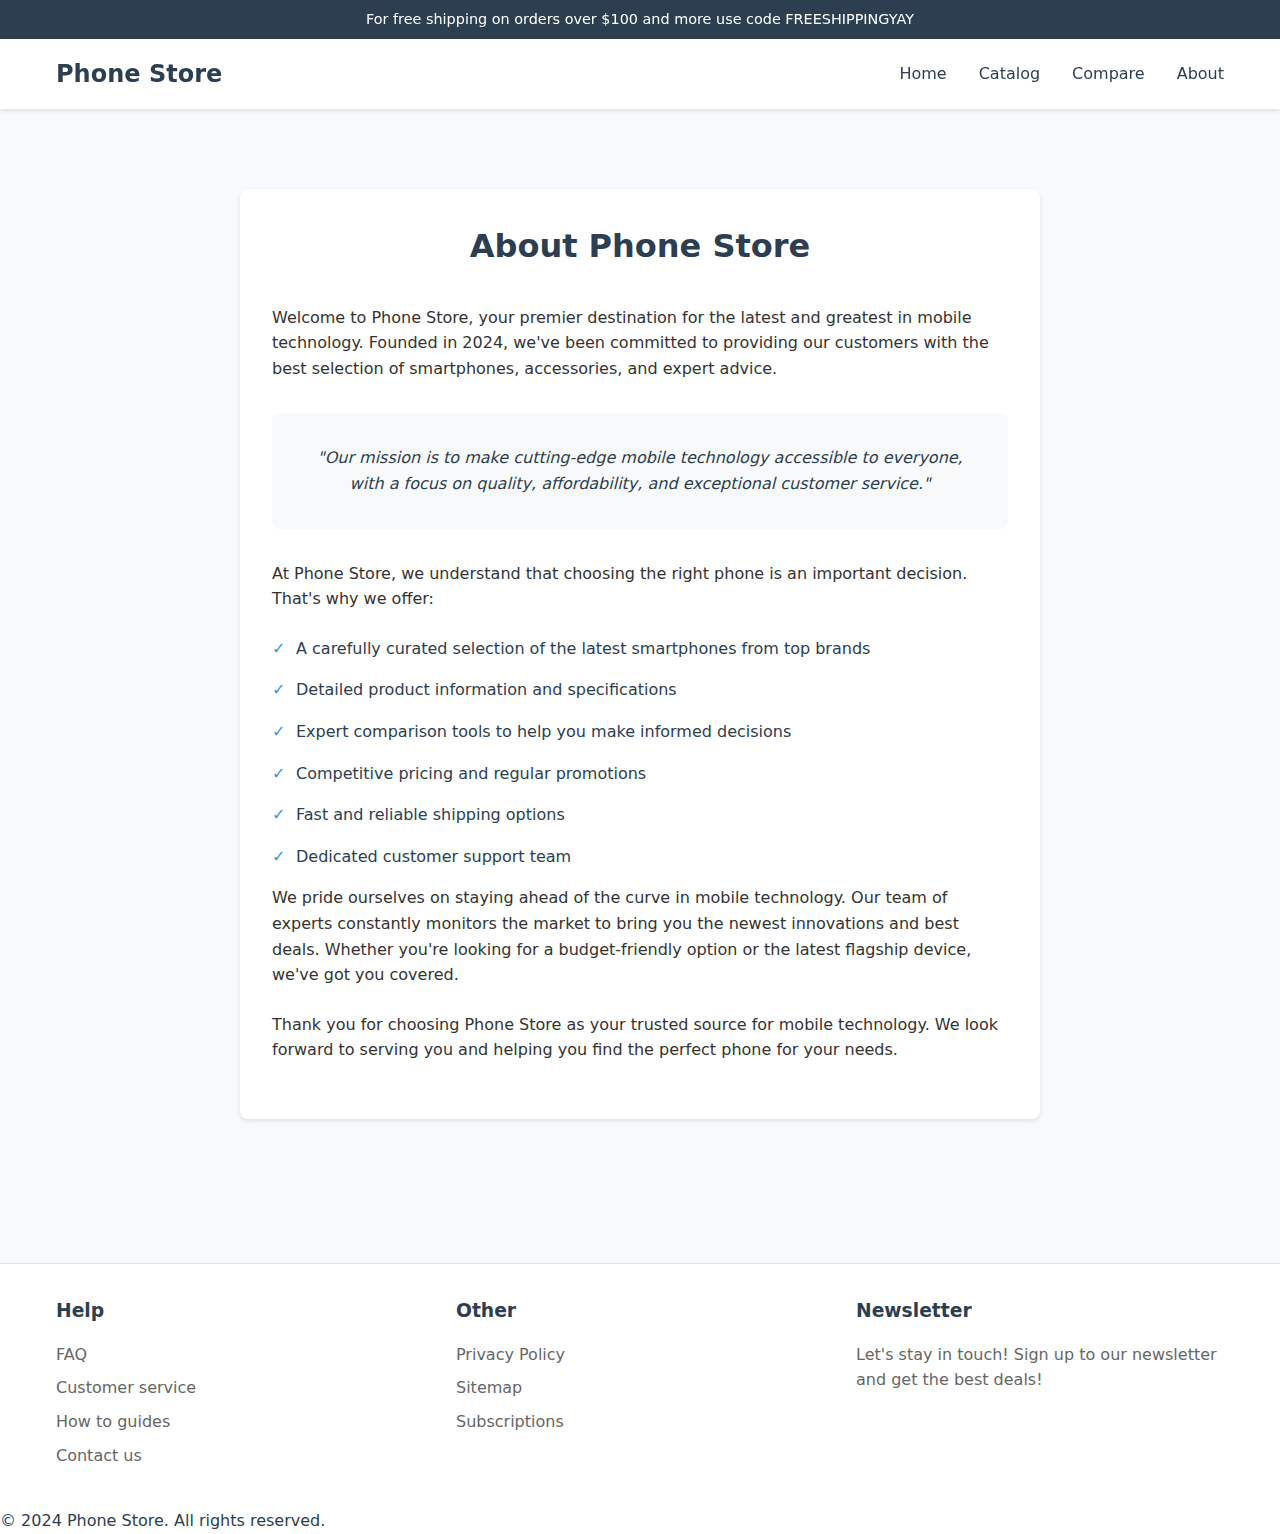
<file: src/main/resources/static/about.html>
<!DOCTYPE html>
<html lang="en">
<head>
    <meta charset="UTF-8">
    <meta name="viewport" content="width=device-width, initial-scale=1.0">
    <title>About Us - Phone Store</title>
    <link rel="stylesheet" href="css/styles.css">
    <style>
        .about-content {
            max-width: 800px;
            margin: 4rem auto;
            padding: 2rem;
            background: white;
            border-radius: 8px;
            box-shadow: 0 2px 4px rgba(0,0,0,0.1);
        }

        .about-content h1 {
            text-align: center;
            color: var(--primary-color);
            margin-bottom: 2rem;
        }

        .about-content p {
            line-height: 1.6;
            margin-bottom: 1.5rem;
            color: #333;
        }

        .mission-statement {
            font-style: italic;
            text-align: center;
            padding: 2rem;
            background: #f8f9fa;
            border-radius: 8px;
            margin: 2rem 0;
        }

        .values-list {
            list-style: none;
            padding: 0;
        }

        .values-list li {
            margin-bottom: 1rem;
            padding-left: 1.5rem;
            position: relative;
        }

        .values-list li:before {
            content: "✓";
            color: var(--accent-color);
            position: absolute;
            left: 0;
        }

        @media (max-width: 768px) {
            .about-content {
                margin: 2rem 1rem;
                padding: 1rem;
            }
        }
    </style>
</head>
<body>
    <header>
        <div class="top-banner">
            For free shipping on orders over $100 and more use code FREESHIPPINGYAY
        </div>
        <div class="nav-container">
            <div class="logo">
                <a href="index.html">Phone Store</a>
            </div>
            <nav>
                <ul>
                    <li><a href="index.html">Home</a></li>
                    <li><a href="catalog.html">Catalog</a></li>
                    <li><a href="compare.html">Compare</a></li>
                    <li><a href="about.html">About</a></li>
                </ul>
            </nav>
        </div>
    </header>

    <main class="container">
        <div class="about-content">
            <h1>About Phone Store</h1>
            
            <p>Welcome to Phone Store, your premier destination for the latest and greatest in mobile technology. Founded in 2024, we've been committed to providing our customers with the best selection of smartphones, accessories, and expert advice.</p>

            <div class="mission-statement">
                "Our mission is to make cutting-edge mobile technology accessible to everyone, with a focus on quality, affordability, and exceptional customer service."
            </div>

            <p>At Phone Store, we understand that choosing the right phone is an important decision. That's why we offer:</p>

            <ul class="values-list">
                <li>A carefully curated selection of the latest smartphones from top brands</li>
                <li>Detailed product information and specifications</li>
                <li>Expert comparison tools to help you make informed decisions</li>
                <li>Competitive pricing and regular promotions</li>
                <li>Fast and reliable shipping options</li>
                <li>Dedicated customer support team</li>
            </ul>

            <p>We pride ourselves on staying ahead of the curve in mobile technology. Our team of experts constantly monitors the market to bring you the newest innovations and best deals. Whether you're looking for a budget-friendly option or the latest flagship device, we've got you covered.</p>

            <p>Thank you for choosing Phone Store as your trusted source for mobile technology. We look forward to serving you and helping you find the perfect phone for your needs.</p>
        </div>
    </main>

    <footer>
        <div class="footer-content">
            <div class="footer-section">
                <h3>Help</h3>
                <ul>
                    <li><a href="#">FAQ</a></li>
                    <li><a href="#">Customer service</a></li>
                    <li><a href="#">How to guides</a></li>
                    <li><a href="#">Contact us</a></li>
                </ul>
            </div>
            <div class="footer-section">
                <h3>Other</h3>
                <ul>
                    <li><a href="#">Privacy Policy</a></li>
                    <li><a href="#">Sitemap</a></li>
                    <li><a href="#">Subscriptions</a></li>
                </ul>
            </div>
            <div class="footer-section">
                <h3>Newsletter</h3>
                <p>Let's stay in touch! Sign up to our newsletter and get the best deals!</p>
            </div>
        </div>
        <p>&copy; 2024 Phone Store. All rights reserved.</p>
    </footer>
</body>
</html>
</file>
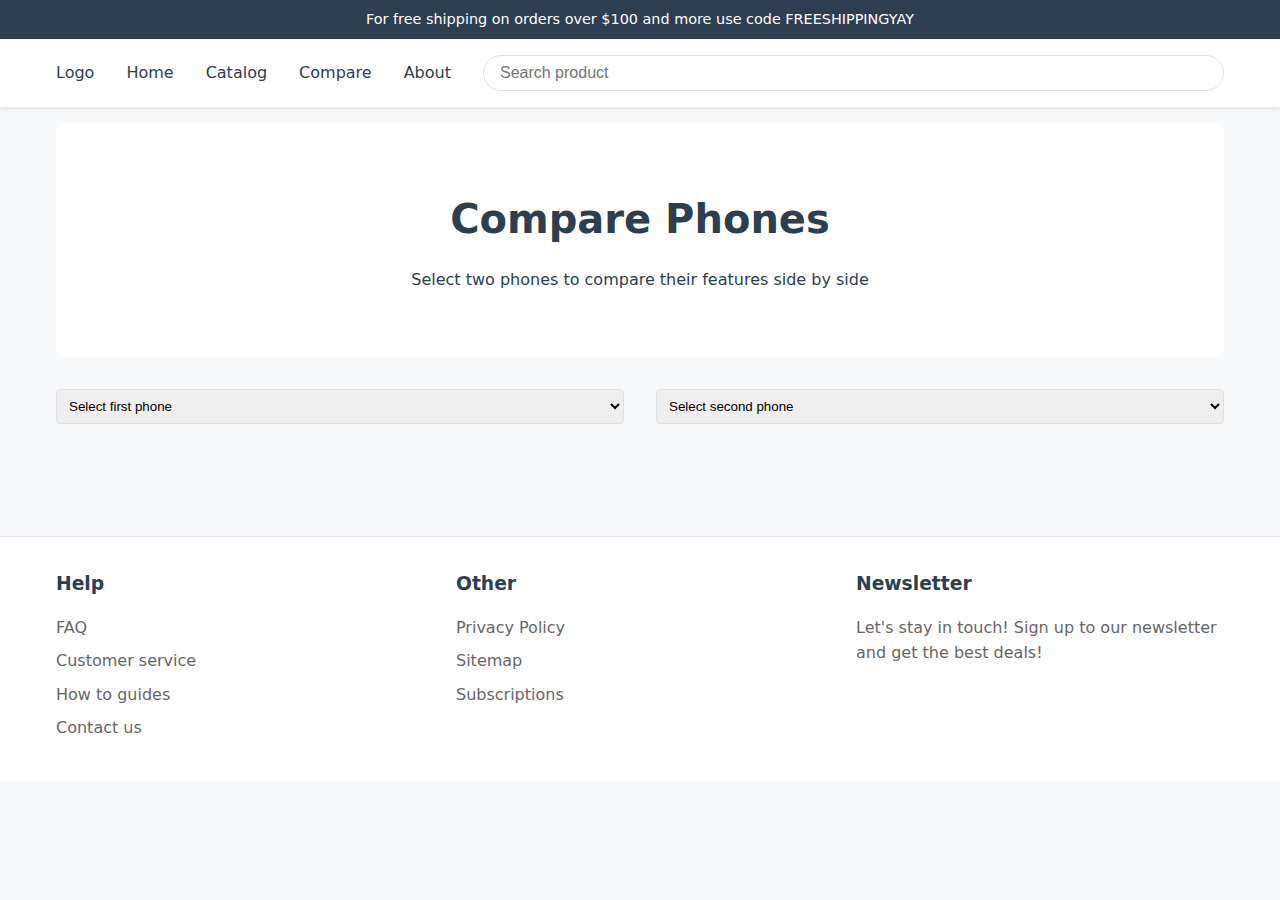
<file: src/main/resources/static/compare.html>
<!DOCTYPE html>
<html lang="en">
<head>
    <meta charset="UTF-8">
    <meta name="viewport" content="width=device-width, initial-scale=1.0">
    <title>Compare Phones</title>
    <link rel="stylesheet" href="css/styles.css">
    <style>
        .comparison-container {
            display: grid;
            grid-template-columns: 1fr 1fr;
            gap: 2rem;
            background: white;
            padding: 2rem;
            border-radius: 8px;
            margin-top: 2rem;
        }

        .phone-selector {
            display: flex;
            gap: 2rem;
            margin-bottom: 2rem;
        }

        .phone-select {
            flex: 1;
            padding: 0.5rem;
            border: 1px solid var(--border-color);
            border-radius: 4px;
        }

        .comparison-table {
            width: 100%;
            border-collapse: collapse;
        }

        .comparison-table th {
            text-align: left;
            padding: 1rem;
            background: var(--background-color);
        }

        .comparison-table td {
            padding: 1rem;
            border-bottom: 1px solid var(--border-color);
        }

        .highlight {
            background-color: #e3f2fd;
            font-weight: bold;
        }

        .difference {
            color: var(--accent-color);
            font-size: 0.9rem;
            margin-top: 0.25rem;
        }

        .winner {
            color: #28a745;
        }

        .comparison-category {
            background: var(--background-color);
            padding: 1rem;
            margin: 1rem 0;
            border-radius: 4px;
            font-weight: bold;
        }

        .feature-better {
            color: #28a745;
        }

        .feature-worse {
            color: #dc3545;
        }

        .feature-equal {
            color: #6c757d;
        }
    </style>
</head>
<body>
    <header>
        <div class="top-banner">
            For free shipping on orders over $100 and more use code FREESHIPPINGYAY
        </div>
        <div class="nav-container">
            <div class="logo">Logo</div>
            <nav>
                <ul>
                    <li><a href="index.html">Home</a></li>
                    <li><a href="catalog.html">Catalog</a></li>
                    <li><a href="compare.html">Compare</a></li>
                    <li><a href="#">About</a></li>
                </ul>
            </nav>
            <input type="search" class="search-bar" placeholder="Search product">
        </div>
    </header>

    <main class="container">
        <section class="hero">
            <h1>Compare Phones</h1>
            <p>Select two phones to compare their features side by side</p>
        </section>

        <div class="phone-selector">
            <select class="phone-select" id="phone1">
                <option value="">Select first phone</option>
            </select>
            <select class="phone-select" id="phone2">
                <option value="">Select second phone</option>
            </select>
        </div>

        <div id="comparison-result">
        </div>
    </main>

    <footer>
        <div class="footer-content">
            <div class="footer-section">
                <h3>Help</h3>
                <ul>
                    <li><a href="#">FAQ</a></li>
                    <li><a href="#">Customer service</a></li>
                    <li><a href="#">How to guides</a></li>
                    <li><a href="#">Contact us</a></li>
                </ul>
            </div>
            <div class="footer-section">
                <h3>Other</h3>
                <ul>
                    <li><a href="#">Privacy Policy</a></li>
                    <li><a href="#">Sitemap</a></li>
                    <li><a href="#">Subscriptions</a></li>
                </ul>
            </div>
            <div class="footer-section">
                <h3>Newsletter</h3>
                <p>Let's stay in touch! Sign up to our newsletter and get the best deals!</p>
            </div>
        </div>
    </footer>

</body>
</html>
</file>
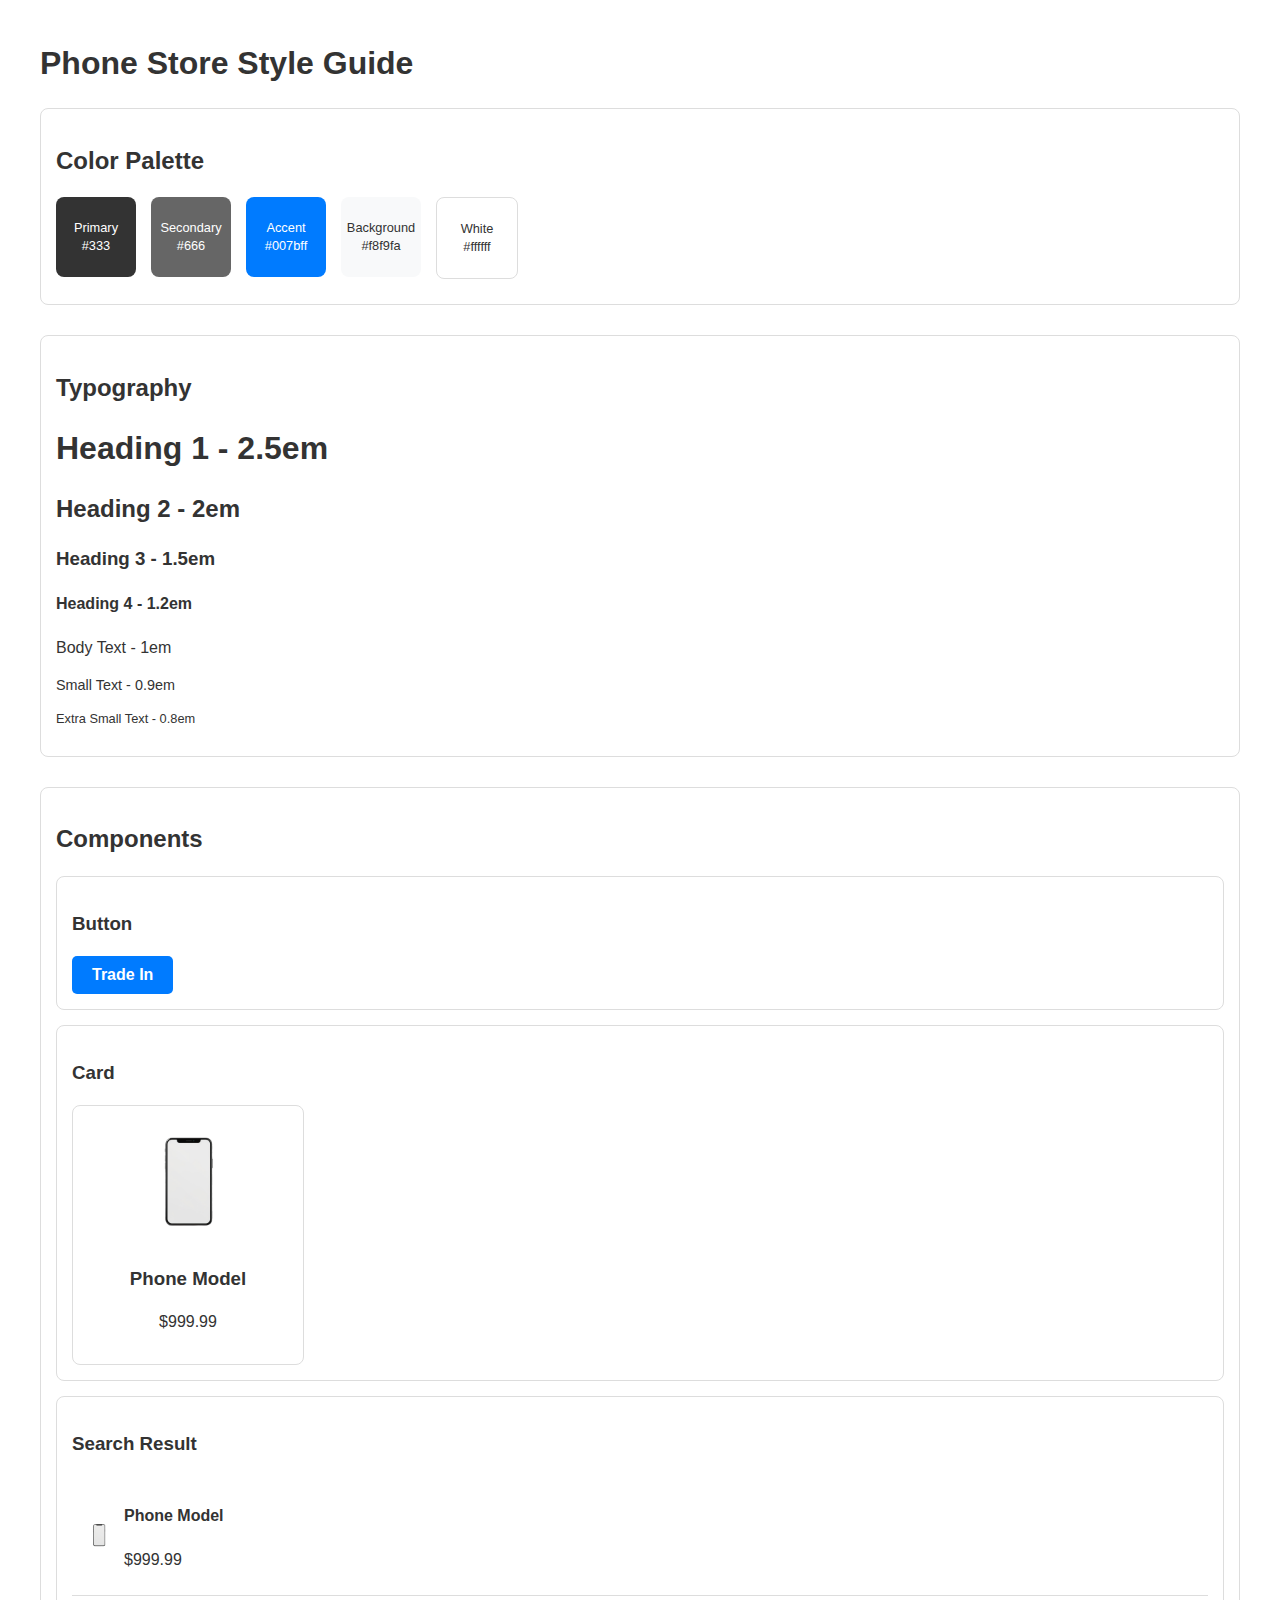
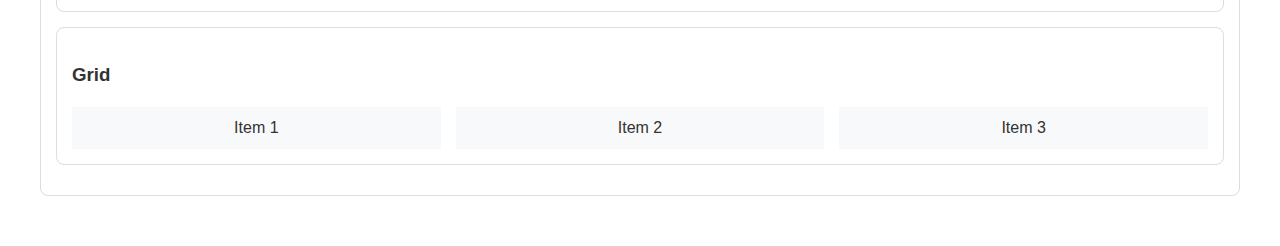
<file: src/main/resources/static/style-guide.html>
<!DOCTYPE html>
<html lang="en">
<head>
    <meta charset="UTF-8">
    <meta name="viewport" content="width=device-width, initial-scale=1.0">
    <title>Phone Store - Style Guide</title>
    <style>
        :root {
            --primary-color: #333;
            --secondary-color: #666;
            --accent-color: #007bff;
            --background-color: #f8f9fa;
            --white: #ffffff;
            --border-color: #ddd;
        }

        body {
            font-family: 'Arial', sans-serif;
            line-height: 1.4;
            color: var(--primary-color);
            margin: 0;
            padding: 20px;
            max-width: 1200px;
            margin: 0 auto;
        }

        .style-section {
            margin-bottom: 30px;
            padding: 15px;
            border: 1px solid var(--border-color);
            border-radius: 8px;
        }

        .color-palette {
            display: flex;
            gap: 15px;
            margin: 10px 0;
            flex-wrap: wrap;
        }

        .color-box {
            width: 80px;
            height: 80px;
            border-radius: 8px;
            display: flex;
            align-items: center;
            justify-content: center;
            color: white;
            font-size: 0.8em;
            text-align: center;
        }

        .component-example {
            margin: 15px 0;
            padding: 15px;
            border: 1px solid var(--border-color);
            border-radius: 8px;
        }

        .trade-button {
            display: inline-block;
            padding: 8px 20px;
            background-color: var(--accent-color);
            color: white;
            text-decoration: none;
            border-radius: 5px;
            font-weight: bold;
        }

        .phone-card {
            border: 1px solid var(--border-color);
            border-radius: 8px;
            padding: 15px;
            text-align: center;
            max-width: 200px;
        }

        .search-result-item {
            padding: 8px 12px;
            border-bottom: 1px solid var(--border-color);
            display: flex;
            align-items: center;
            gap: 10px;
        }

        .grid-example {
            display: grid;
            grid-template-columns: repeat(3, 1fr);
            gap: 15px;
        }

        .grid-item {
            background: var(--background-color);
            padding: 10px;
            text-align: center;
        }
    </style>
</head>
<body>
    <h1>Phone Store Style Guide</h1>

    <section class="style-section">
        <h2>Color Palette</h2>
        <div class="color-palette">
            <div class="color-box" style="background-color: var(--primary-color);">Primary<br>#333</div>
            <div class="color-box" style="background-color: var(--secondary-color);">Secondary<br>#666</div>
            <div class="color-box" style="background-color: var(--accent-color);">Accent<br>#007bff</div>
            <div class="color-box" style="background-color: var(--background-color); color: #333;">Background<br>#f8f9fa</div>
            <div class="color-box" style="background-color: var(--white); color: #333; border: 1px solid #ddd;">White<br>#ffffff</div>
        </div>
    </section>

    <section class="style-section">
        <h2>Typography</h2>
        <div>
            <h1>Heading 1 - 2.5em</h1>
            <h2>Heading 2 - 2em</h2>
            <h3>Heading 3 - 1.5em</h3>
            <h4>Heading 4 - 1.2em</h4>
            <p>Body Text - 1em</p>
            <p style="font-size: 0.9em;">Small Text - 0.9em</p>
            <p style="font-size: 0.8em;">Extra Small Text - 0.8em</p>
        </div>
    </section>

    <section class="style-section">
        <h2>Components</h2>
        <div class="component-example">
            <h3>Button</h3>
            <a href="#" class="trade-button">Trade In</a>
        </div>
        <div class="component-example">
            <h3>Card</h3>
            <div class="phone-card">
                <img src="./images/placeholder.png" alt="Phone" style="width: 100%; height: 120px; object-fit: contain;">
                <h3>Phone Model</h3>
                <p>$999.99</p>
            </div>
        </div>
        <div class="component-example">
            <h3>Search Result</h3>
            <div class="search-result-item">
                <img src="./images/placeholder.png" alt="Phone" style="width: 30px; height: 30px;">
                <div>
                    <h4>Phone Model</h4>
                    <p>$999.99</p>
                </div>
            </div>
        </div>
        <div class="component-example">
            <h3>Grid</h3>
            <div class="grid-example">
                <div class="grid-item">Item 1</div>
                <div class="grid-item">Item 2</div>
                <div class="grid-item">Item 3</div>
            </div>
        </div>
    </section>
</body>
</html>
</file>
<file: src/main/resources/static/css/styles.css>
/* Reset and base styles */
* {
    margin: 0;
    padding: 0;
    box-sizing: border-box;
}

:root {
    --primary-color: #2c3e50;
    --secondary-color: #666;
    --accent-color: #3498db;
    --background-color: #f8f9fa;
    --border-color: #dee2e6;
    --error-color: #c53030;
}

body {
    font-family: 'Segoe UI', system-ui, -apple-system, sans-serif;
    line-height: 1.6;
    color: var(--primary-color);
    background-color: var(--background-color);
}

/* Header Styles */
header {
    background-color: white;
    box-shadow: 0 2px 4px rgba(0,0,0,0.1);
    position: sticky;
    top: 0;
    z-index: 100;
}

.top-banner {
    background-color: var(--primary-color);
    color: white;
    text-align: center;
    padding: 0.5rem;
    font-size: 0.9rem;
}

.nav-container {
    max-width: 1200px;
    margin: 0 auto;
    padding: 1rem;
    display: flex;
    justify-content: space-between;
    align-items: center;
    gap: 2rem;
}

.logo a {
    font-size: 1.5rem;
    font-weight: bold;
    color: var(--primary-color);
    text-decoration: none;
}

nav ul {
    display: flex;
    list-style: none;
    gap: 2rem;
    margin: 0;
    padding: 0;
}

nav ul li a {
    text-decoration: none;
    color: var(--primary-color);
    font-weight: 500;
    transition: color 0.3s ease;
}

nav ul li a:hover {
    color: var(--accent-color);
}

.search-container {
    flex: 0 1 400px;
}

.search-bar {
    width: 100%;
    padding: 0.5rem 1rem;
    border: 1px solid var(--border-color);
    border-radius: 25px;
    font-size: 1rem;
    transition: all 0.3s ease;
}

.search-bar:focus {
    outline: none;
    border-color: var(--accent-color);
    box-shadow: 0 0 0 2px rgba(52, 152, 219, 0.2);
}

/* Main Content */
.container {
    max-width: 1200px;
    margin: 0 auto;
    padding: 1rem;
}

/* Hero Section */
.hero {
    text-align: center;
    padding: 4rem 0;
    background-color: white;
    margin-bottom: 2rem;
    border-radius: 10px;
}

.hero h1 {
    font-size: 2.5rem;
    margin-bottom: 1rem;
}

/* Phones Grid */
.phones-grid {
    display: grid;
    grid-template-columns: repeat(auto-fill, minmax(280px, 1fr));
    gap: 2rem;
}

.phone-card {
    background: white;
    border-radius: 10px;
    overflow: hidden;
    box-shadow: 0 2px 4px rgba(0,0,0,0.1);
    transition: transform 0.3s ease;
}

.phone-card:hover {
    transform: translateY(-5px);
}

.phone-image {
    width: 100%;
    height: 200px;
    object-fit: cover;
}

.phone-info {
    padding: 1rem;
}

.phone-info h3 {
    margin-bottom: 0.5rem;
    font-size: 1.2rem;
    color: var(--primary-color);
}

.phone-info p {
    color: var(--secondary-color);
    margin-bottom: 1rem;
    font-size: 0.9rem;
}

.price {
    font-size: 1.25rem;
    font-weight: bold;
    color: var(--primary-color);
    margin-bottom: 1rem;
}

.new-badge {
    display: inline-block;
    background-color: #e74c3c;
    color: white;
    padding: 0.25rem 0.5rem;
    border-radius: 3px;
    font-size: 0.8rem;
    margin-bottom: 1rem;
}

.view-phone {
    display: inline-block;
    padding: 0.5rem 1rem;
    background-color: var(--accent-color);
    color: white;
    text-decoration: none;
    border-radius: 5px;
    transition: background-color 0.3s ease;
}

.view-phone:hover {
    background-color: #2980b9;
}

/* OS Badge */
.os-badge {
    display: inline-block;
    padding: 0.25rem 0.75rem;
    background-color: var(--background-color);
    border-radius: 15px;
    font-size: 0.85rem;
    color: var(--primary-color);
    margin-right: 0.5rem;
}

/* Filter Section */
.filters {
    margin-bottom: 2rem;
    display: flex;
    gap: 1rem;
    flex-wrap: wrap;
}

.filter-button {
    padding: 0.5rem 1rem;
    border: 1px solid var(--border-color);
    border-radius: 20px;
    background-color: white;
    cursor: pointer;
    transition: all 0.3s ease;
}

.filter-button:hover {
    background-color: var(--background-color);
    border-color: var(--secondary-color);
}

.filter-button.active {
    background-color: var(--accent-color);
    color: white;
    border-color: var(--accent-color);
}

/* Breadcrumb */
.breadcrumb {
    margin: 1rem 0 2rem;
    font-size: 0.9rem;
    color: var(--secondary-color);
}

.breadcrumb a {
    color: var(--accent-color);
    text-decoration: none;
}

.breadcrumb a:hover {
    text-decoration: underline;
}

.current-page {
    color: var(--secondary-color);
    font-weight: 500;
}

/* Product Detail Page */
.product-detail {
    background: white;
    border-radius: 10px;
    box-shadow: 0 2px 4px rgba(0,0,0,0.1);
    padding: 2rem;
    margin: 2rem 0;
    display: none;
}

.product-detail.active {
    display: grid;
    grid-template-columns: 1fr 1fr;
    gap: 2rem;
}

.product-image-container {
    text-align: center;
}

.product-image {
    max-width: 100%;
    height: auto;
    border-radius: 10px;
    box-shadow: 0 2px 8px rgba(0,0,0,0.1);
}

.product-info {
    display: flex;
    flex-direction: column;
    gap: 1rem;
}

.product-info h1 {
    font-size: 2rem;
    color: var(--primary-color);
    margin-bottom: 0.5rem;
}

.phone-meta {
    display: flex;
    align-items: center;
    gap: 1rem;
    flex-wrap: wrap;
    margin-bottom: 1rem;
}

.release-date {
    color: var(--secondary-color);
    font-size: 0.9rem;
}

.description {
    line-height: 1.6;
    color: var(--secondary-color);
    margin: 1rem 0;
}

/* Specifications */
.specs-list {
    margin-top: 2rem;
    border: 1px solid var(--border-color);
    border-radius: 8px;
    overflow: hidden;
}

.specs-list h2 {
    padding: 1rem;
    background-color: var(--background-color);
    margin: 0;
    border-bottom: 1px solid var(--border-color);
}

.spec-item {
    padding: 1rem;
    display: flex;
    justify-content: space-between;
    border-bottom: 1px solid var(--border-color);
    background-color: white;
}

.spec-item:last-child {
    border-bottom: none;
}

.spec-name {
    font-weight: 500;
    color: var(--primary-color);
}

.spec-value {
    color: var(--secondary-color);
}

/* Loading Spinner */
.loading-spinner {
    display: none;
    flex-direction: column;
    align-items: center;
    justify-content: center;
    padding: 4rem 2rem;
}

.loading-spinner.active {
    display: flex;
}

.spinner {
    width: 50px;
    height: 50px;
    border: 3px solid #f3f3f3;
    border-top: 3px solid var(--accent-color);
    border-radius: 50%;
    animation: spin 1s linear infinite;
    margin-bottom: 1rem;
}

@keyframes spin {
    0% { transform: rotate(0deg); }
    100% { transform: rotate(360deg); }
}

/* Error Message */
.error-message {
    text-align: center;
    padding: 2rem;
    background-color: #fff5f5;
    color: var(--error-color);
    border-radius: 8px;
    margin: 2rem auto;
    max-width: 600px;
}

.error-message h2 {
    color: var(--error-color);
    margin-bottom: 1rem;
}

/* Footer */
footer {
    background-color: white;
    border-top: 1px solid var(--border-color);
    margin-top: 4rem;
}

.footer-content {
    max-width: 1200px;
    margin: 0 auto;
    display: grid;
    grid-template-columns: repeat(auto-fit, minmax(250px, 1fr));
    gap: 2rem;
    padding: 2rem 1rem;
}

.footer-section h3 {
    color: var(--primary-color);
    margin-bottom: 1rem;
}

.footer-section ul {
    list-style: none;
    padding: 0;
    margin: 0;
}

.footer-section ul li {
    margin-bottom: 0.5rem;
}

.footer-section ul li a {
    color: var(--secondary-color);
    text-decoration: none;
    transition: color 0.3s ease;
}

.footer-section ul li a:hover {
    color: var(--accent-color);
}

.footer-section p {
    color: var(--secondary-color);
    line-height: 1.6;
}

/* Back to Catalog Link */
.back-to-catalog {
    color: var(--accent-color);
    text-decoration: none;
    display: flex;
    align-items: center;
    gap: 0.5rem;
    font-weight: 500;
}

.back-to-catalog:hover {
    color: #2980b9;
}

/* Responsive Design */
@media (max-width: 768px) {
    .nav-container {
        flex-direction: column;
        gap: 1rem;
    }

    nav ul {
        flex-direction: column;
        text-align: center;
        gap: 1rem;
    }

    .search-container {
        width: 100%;
    }

    .filters {
        justify-content: center;
    }

    .phones-grid {
        grid-template-columns: repeat(auto-fill, minmax(250px, 1fr));
        gap: 1rem;
    }

    .product-detail.active {
        grid-template-columns: 1fr;
    }

    .product-image {
        max-width: 80%;
        margin: 0 auto;
    }

    .product-info {
        text-align: center;
    }

    .phone-meta {
        justify-content: center;
    }

    .footer-content {
        grid-template-columns: 1fr;
        text-align: center;
    }

    .breadcrumb {
        text-align: center;
    }
}
</file>
